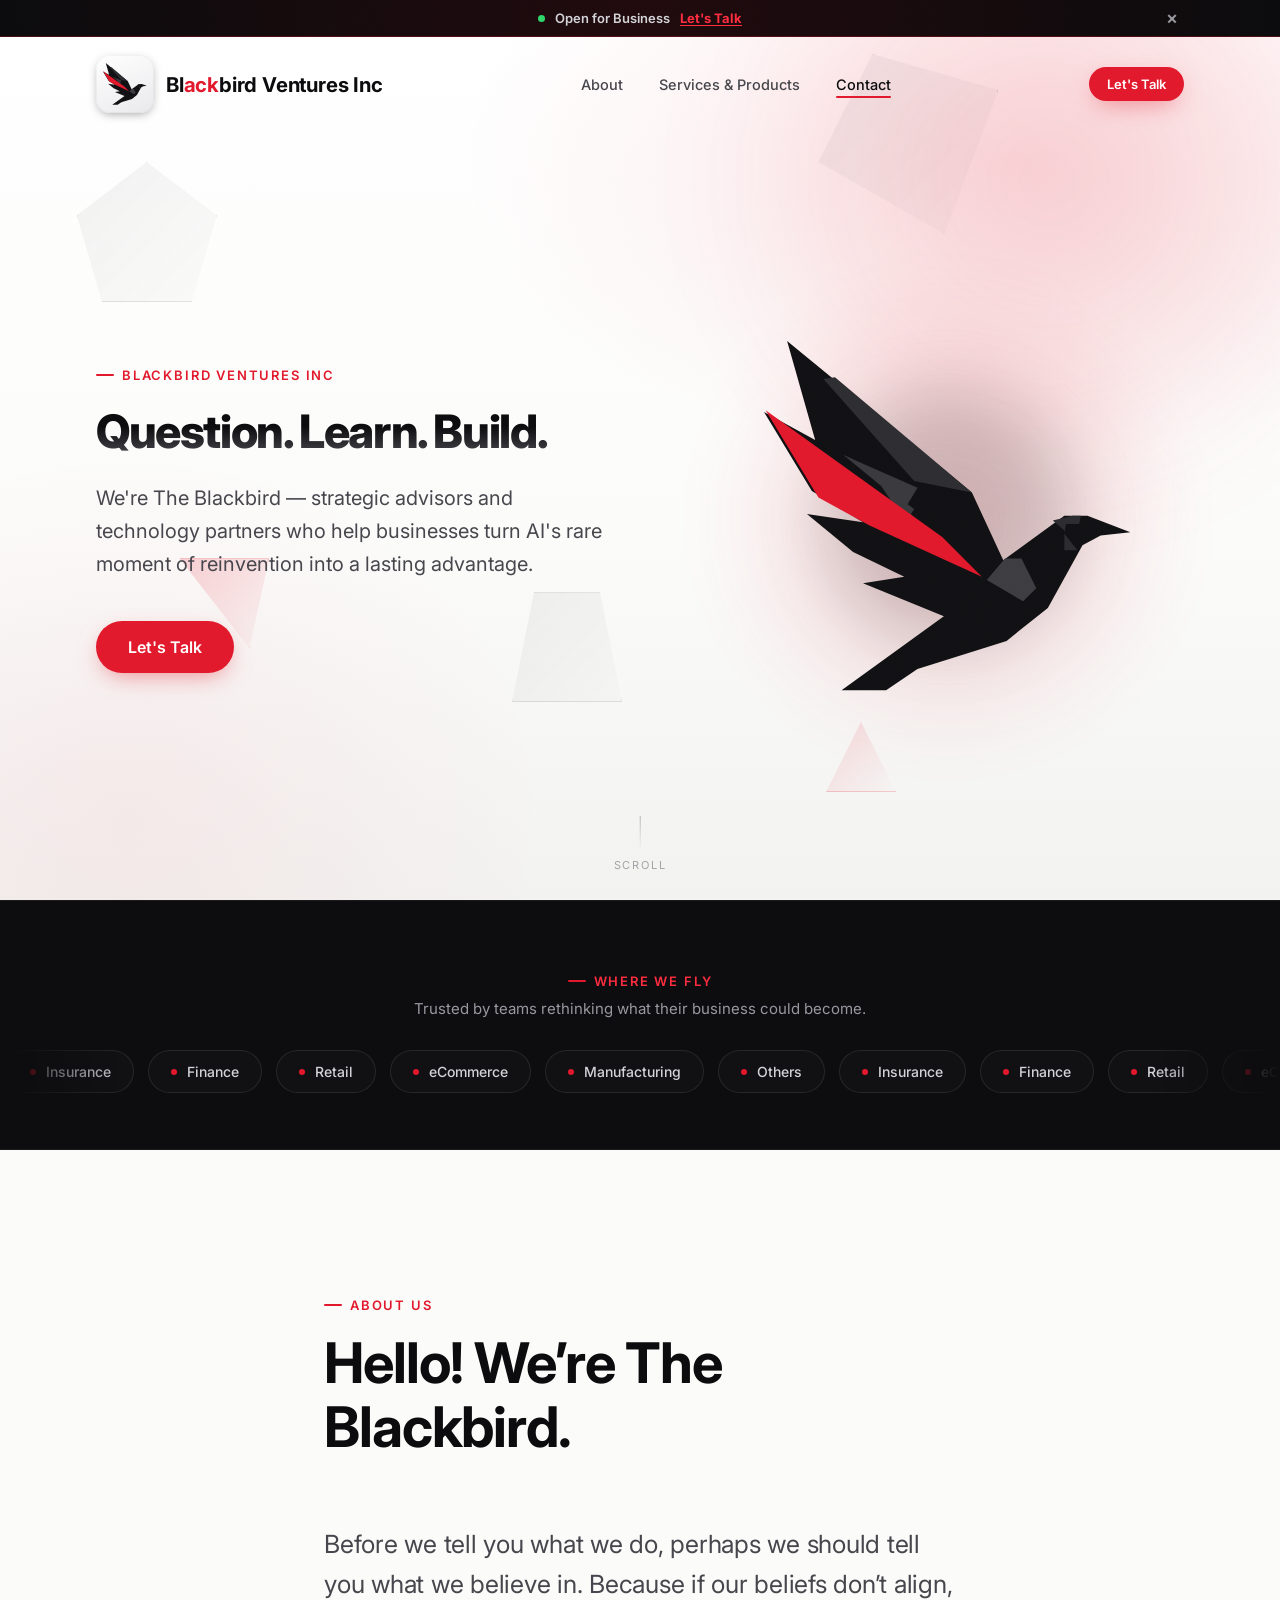
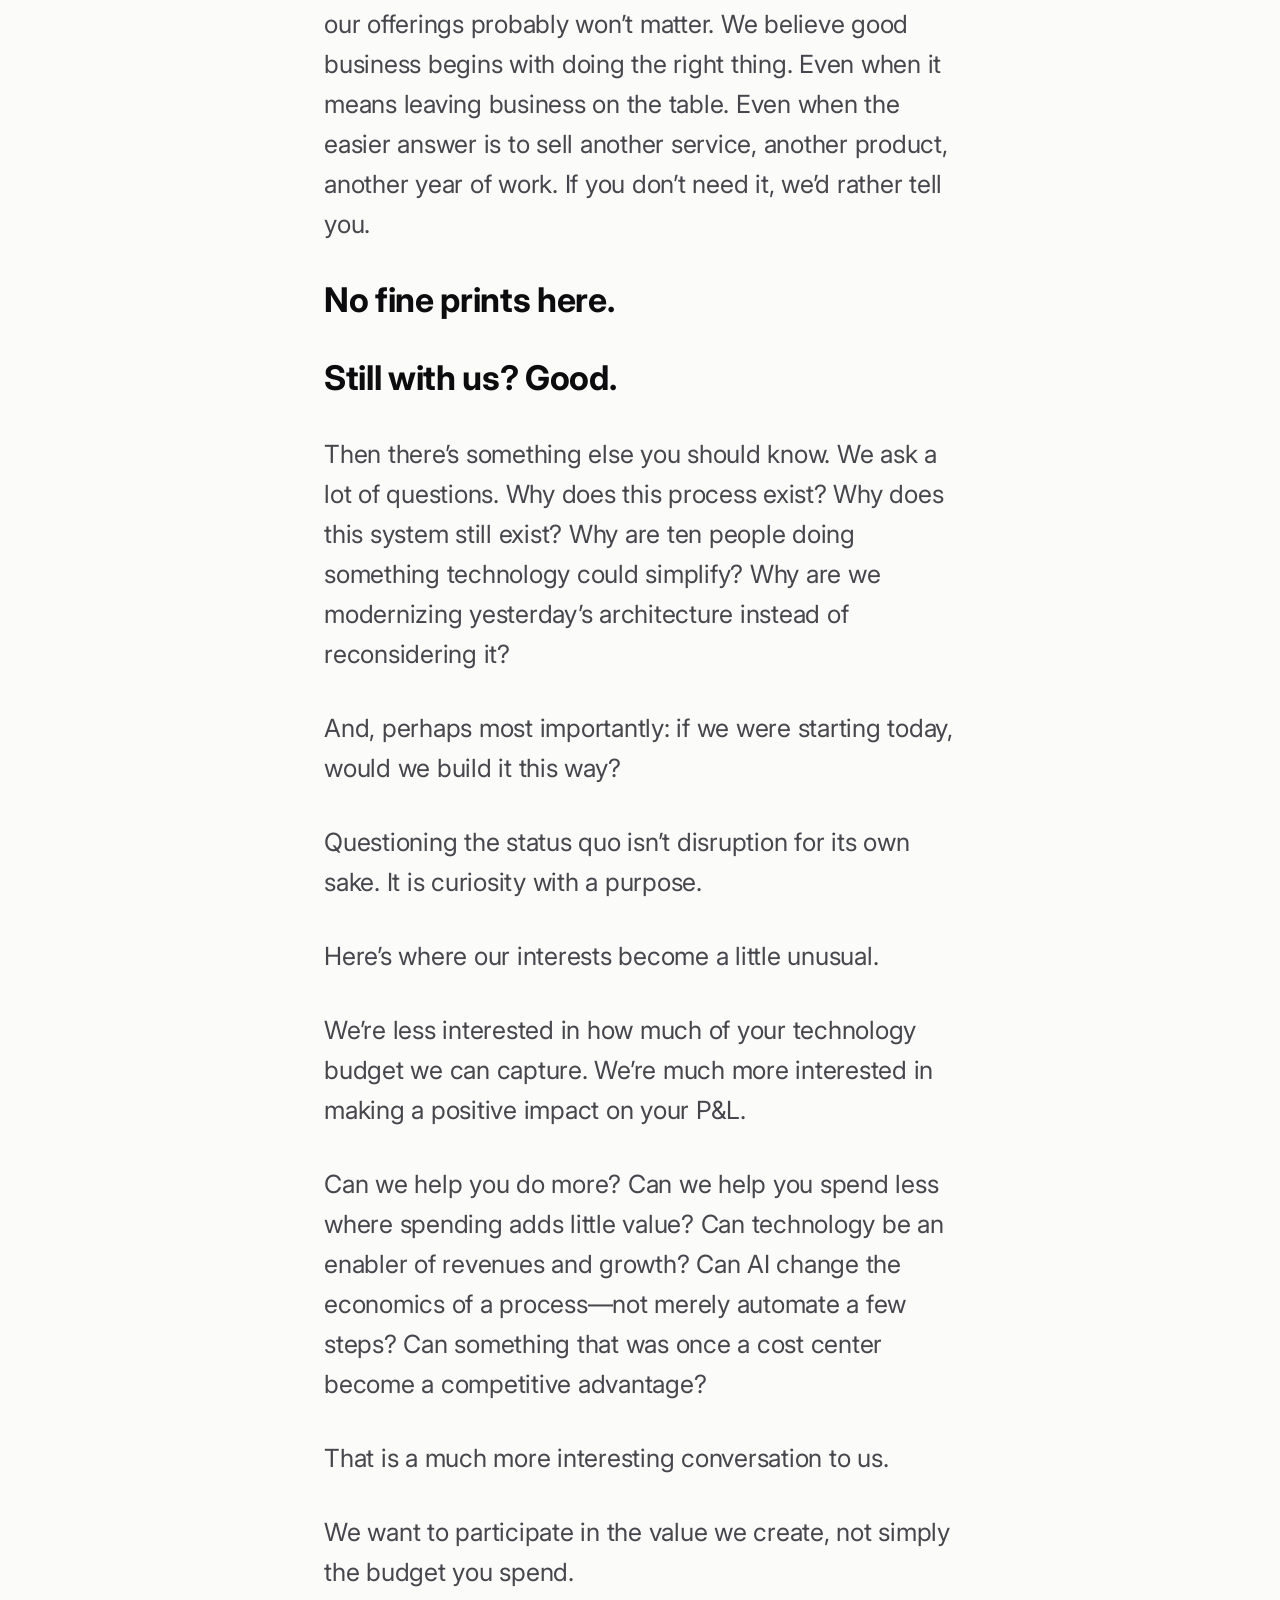
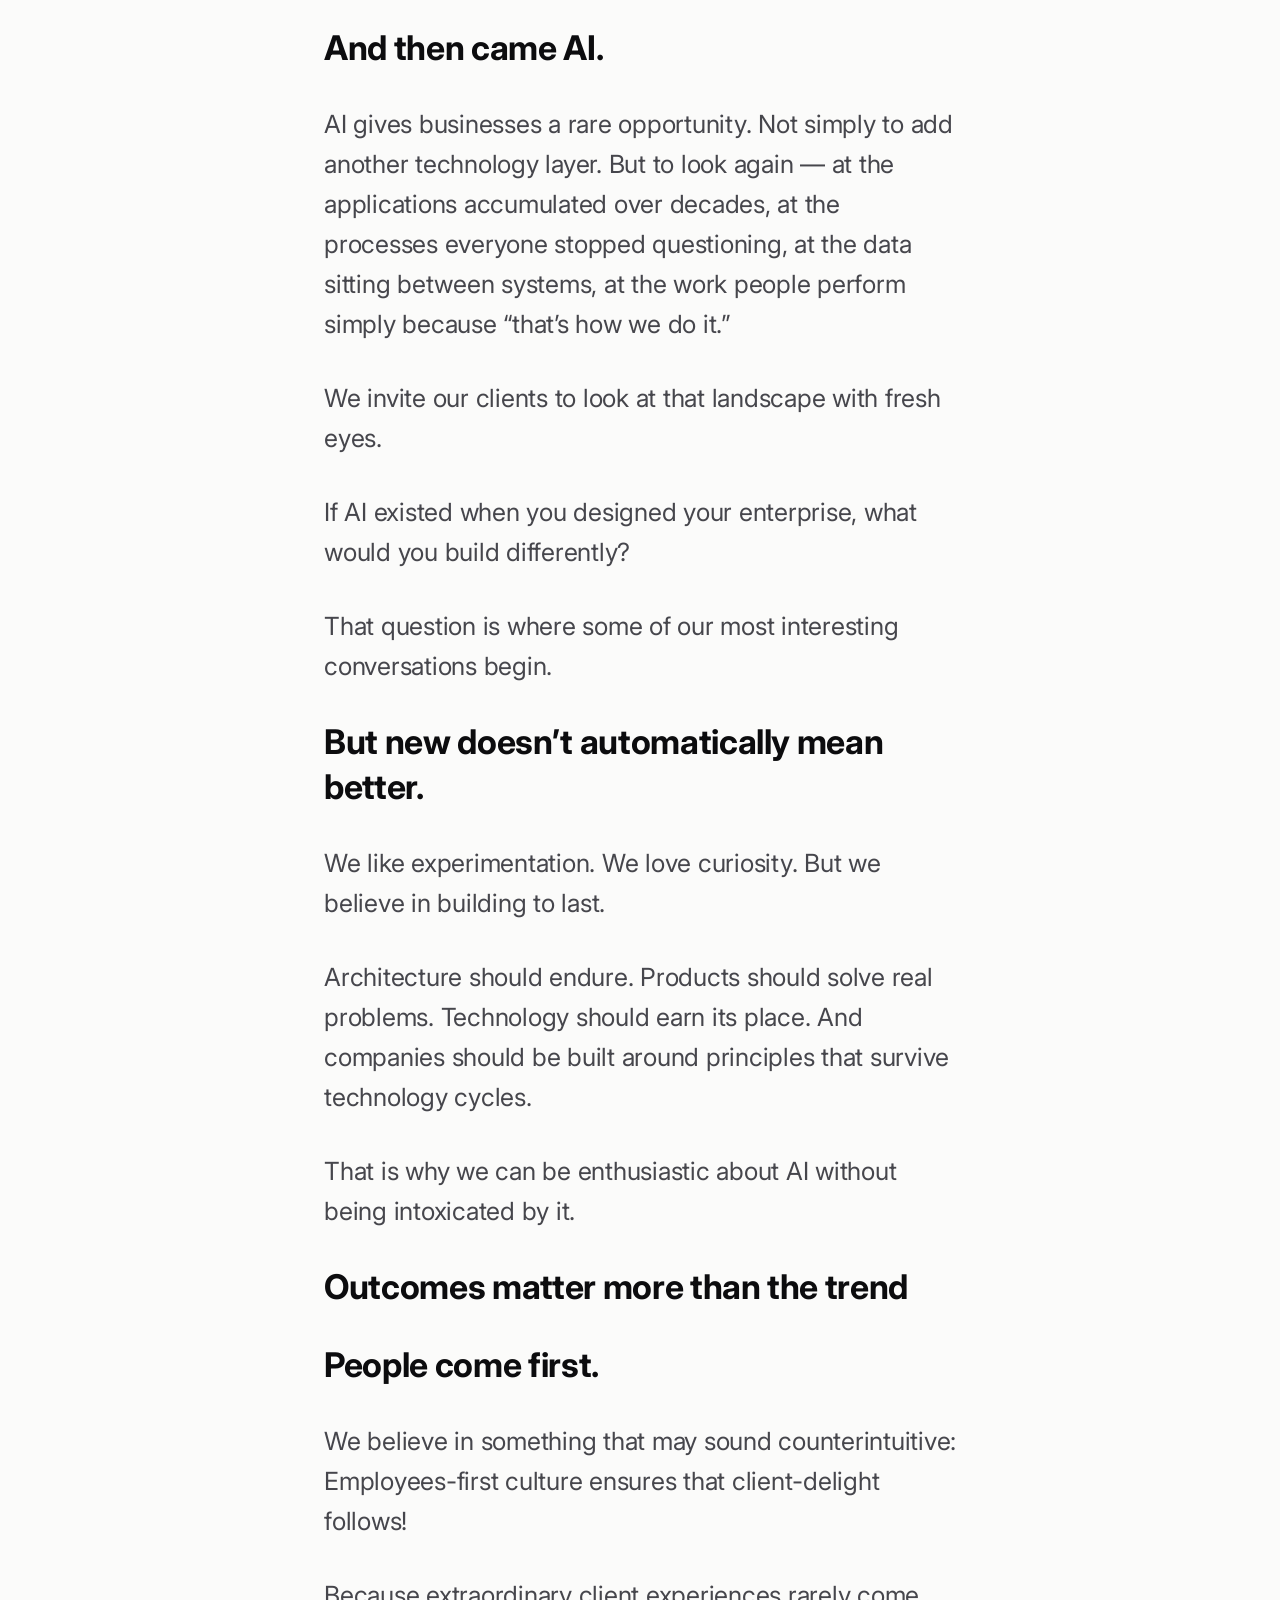
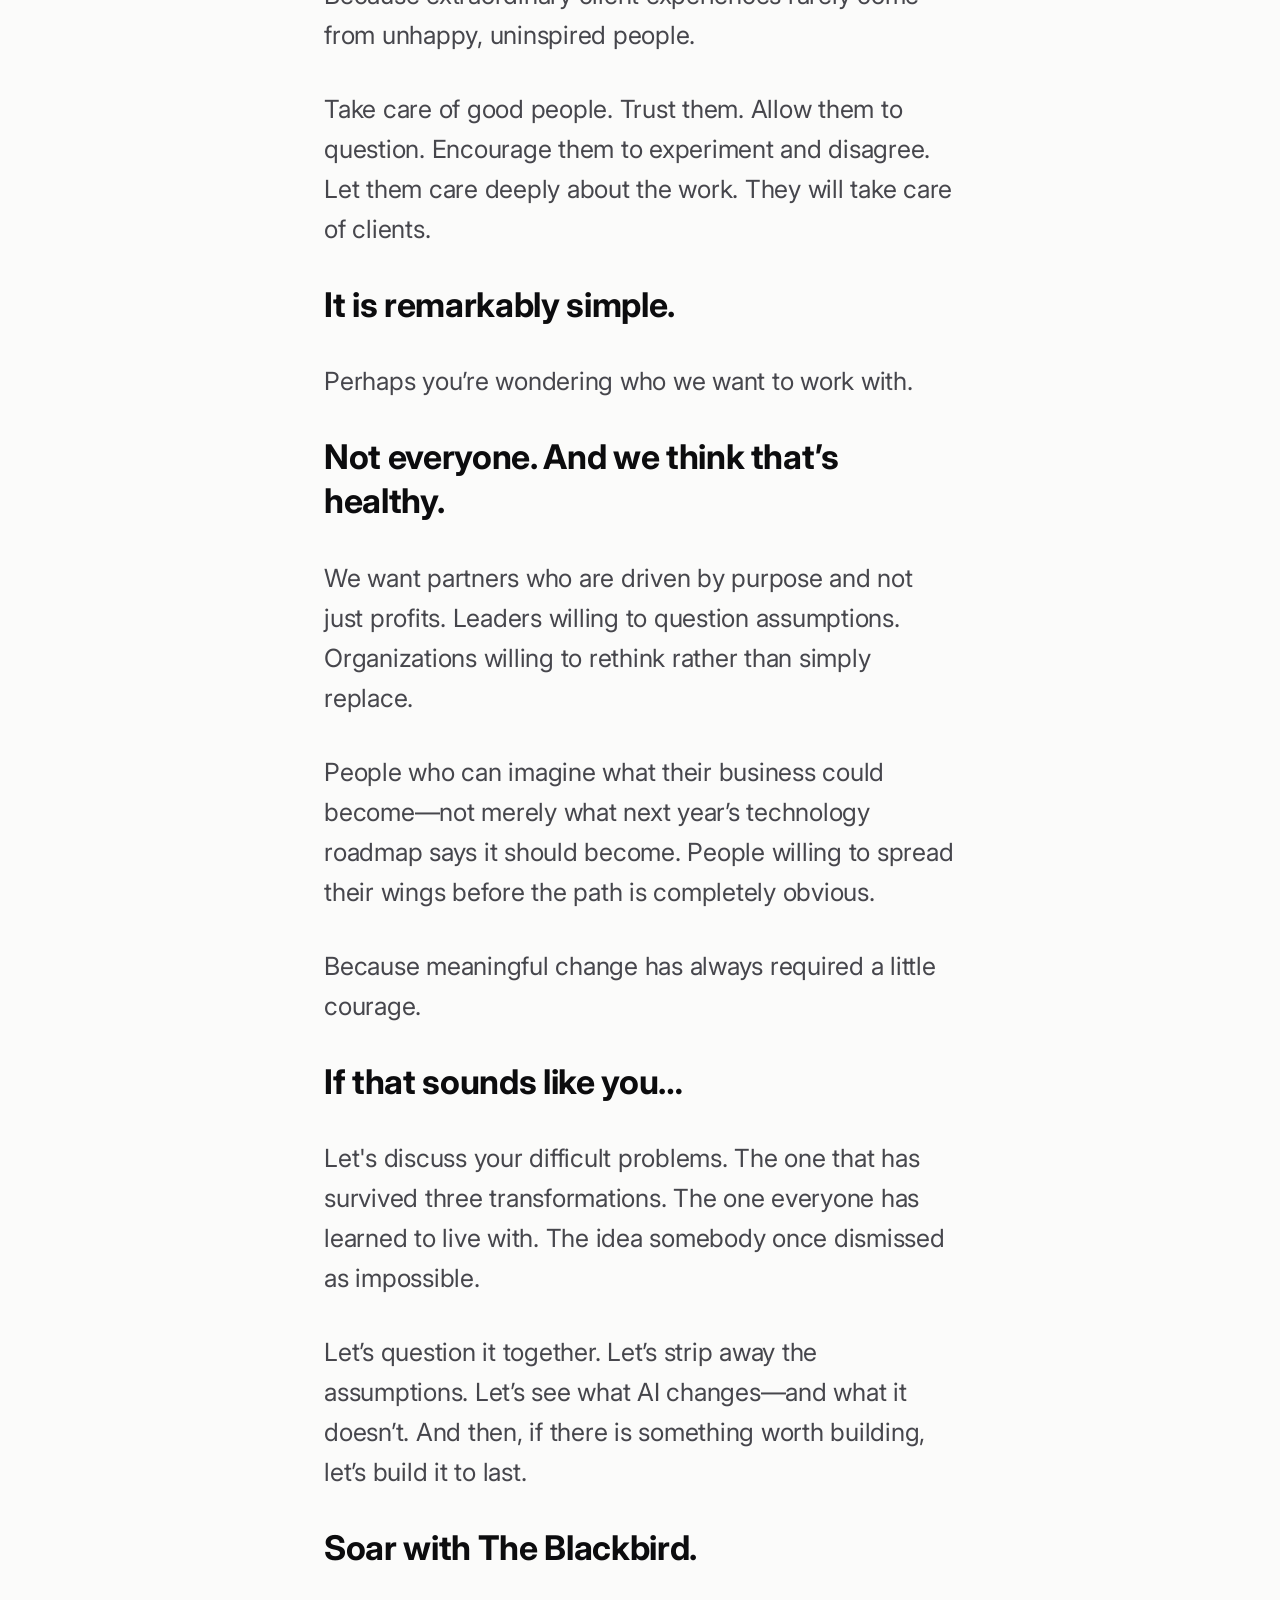
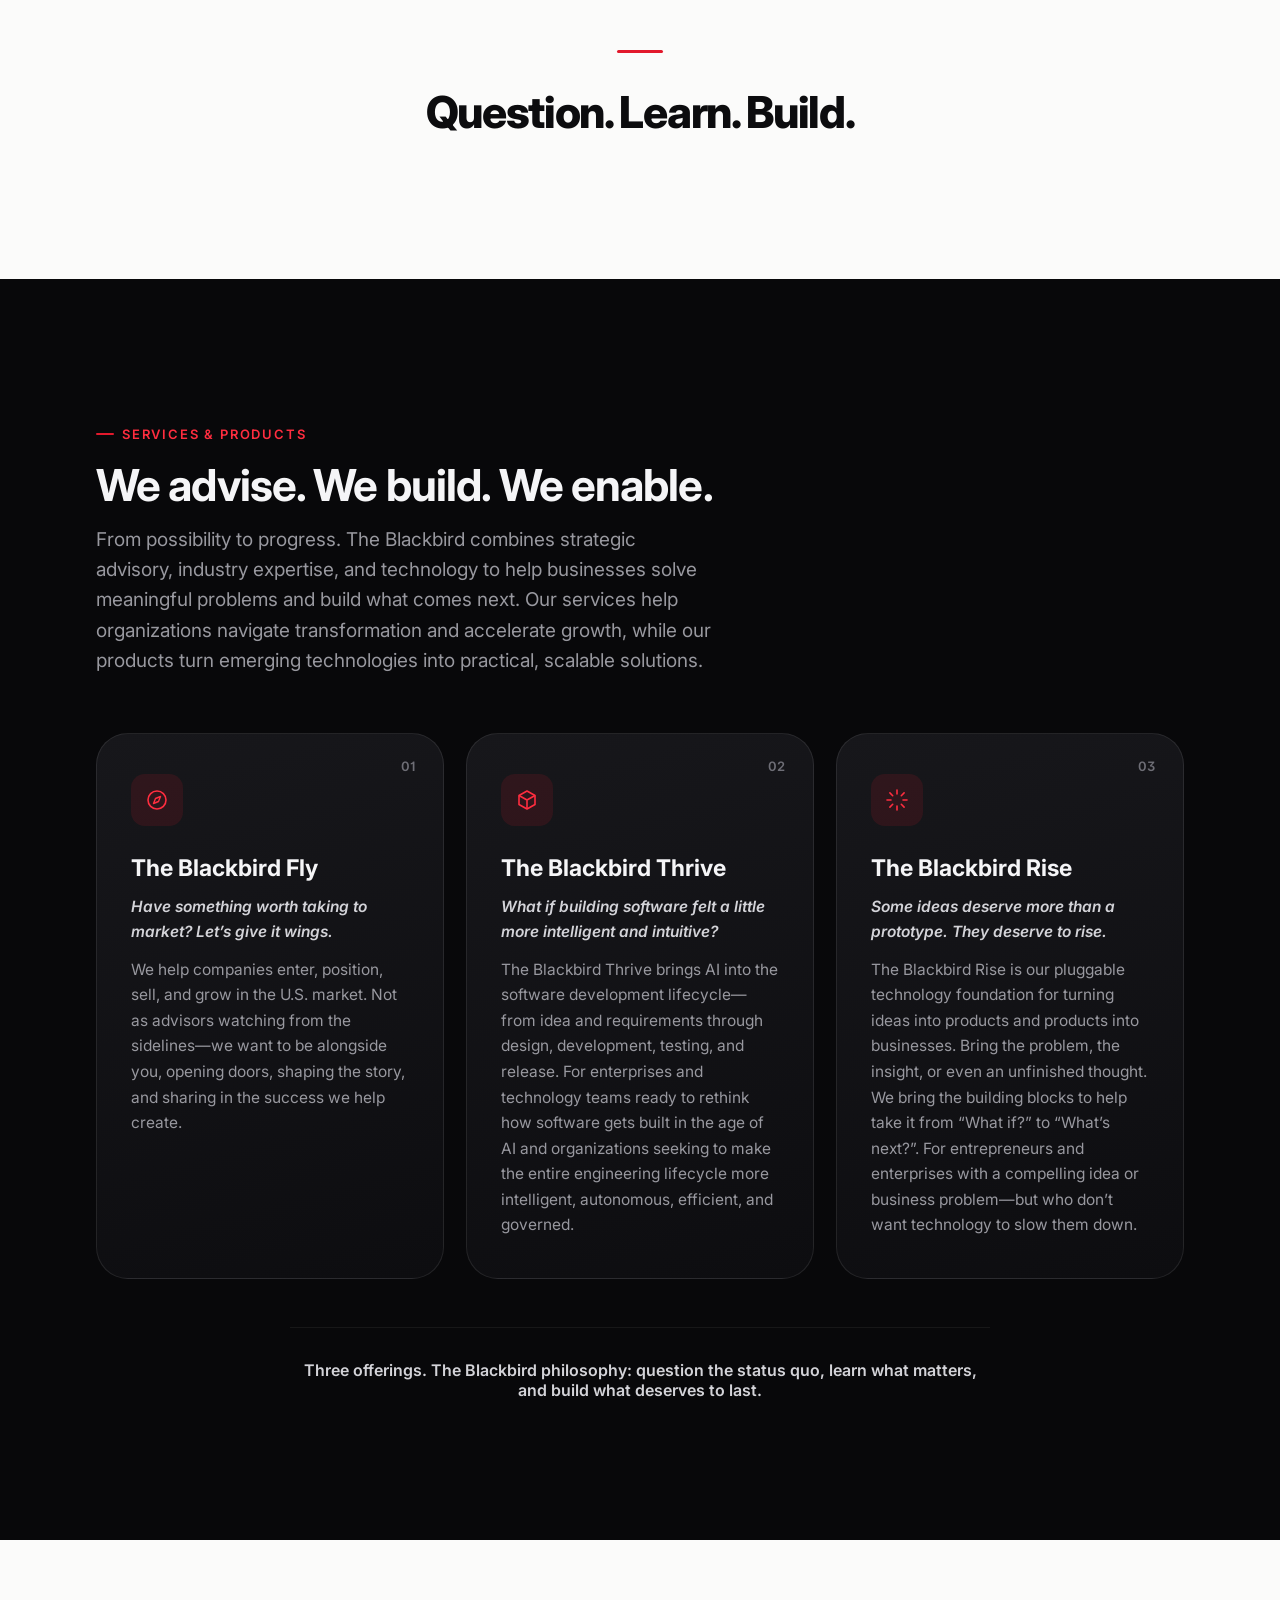
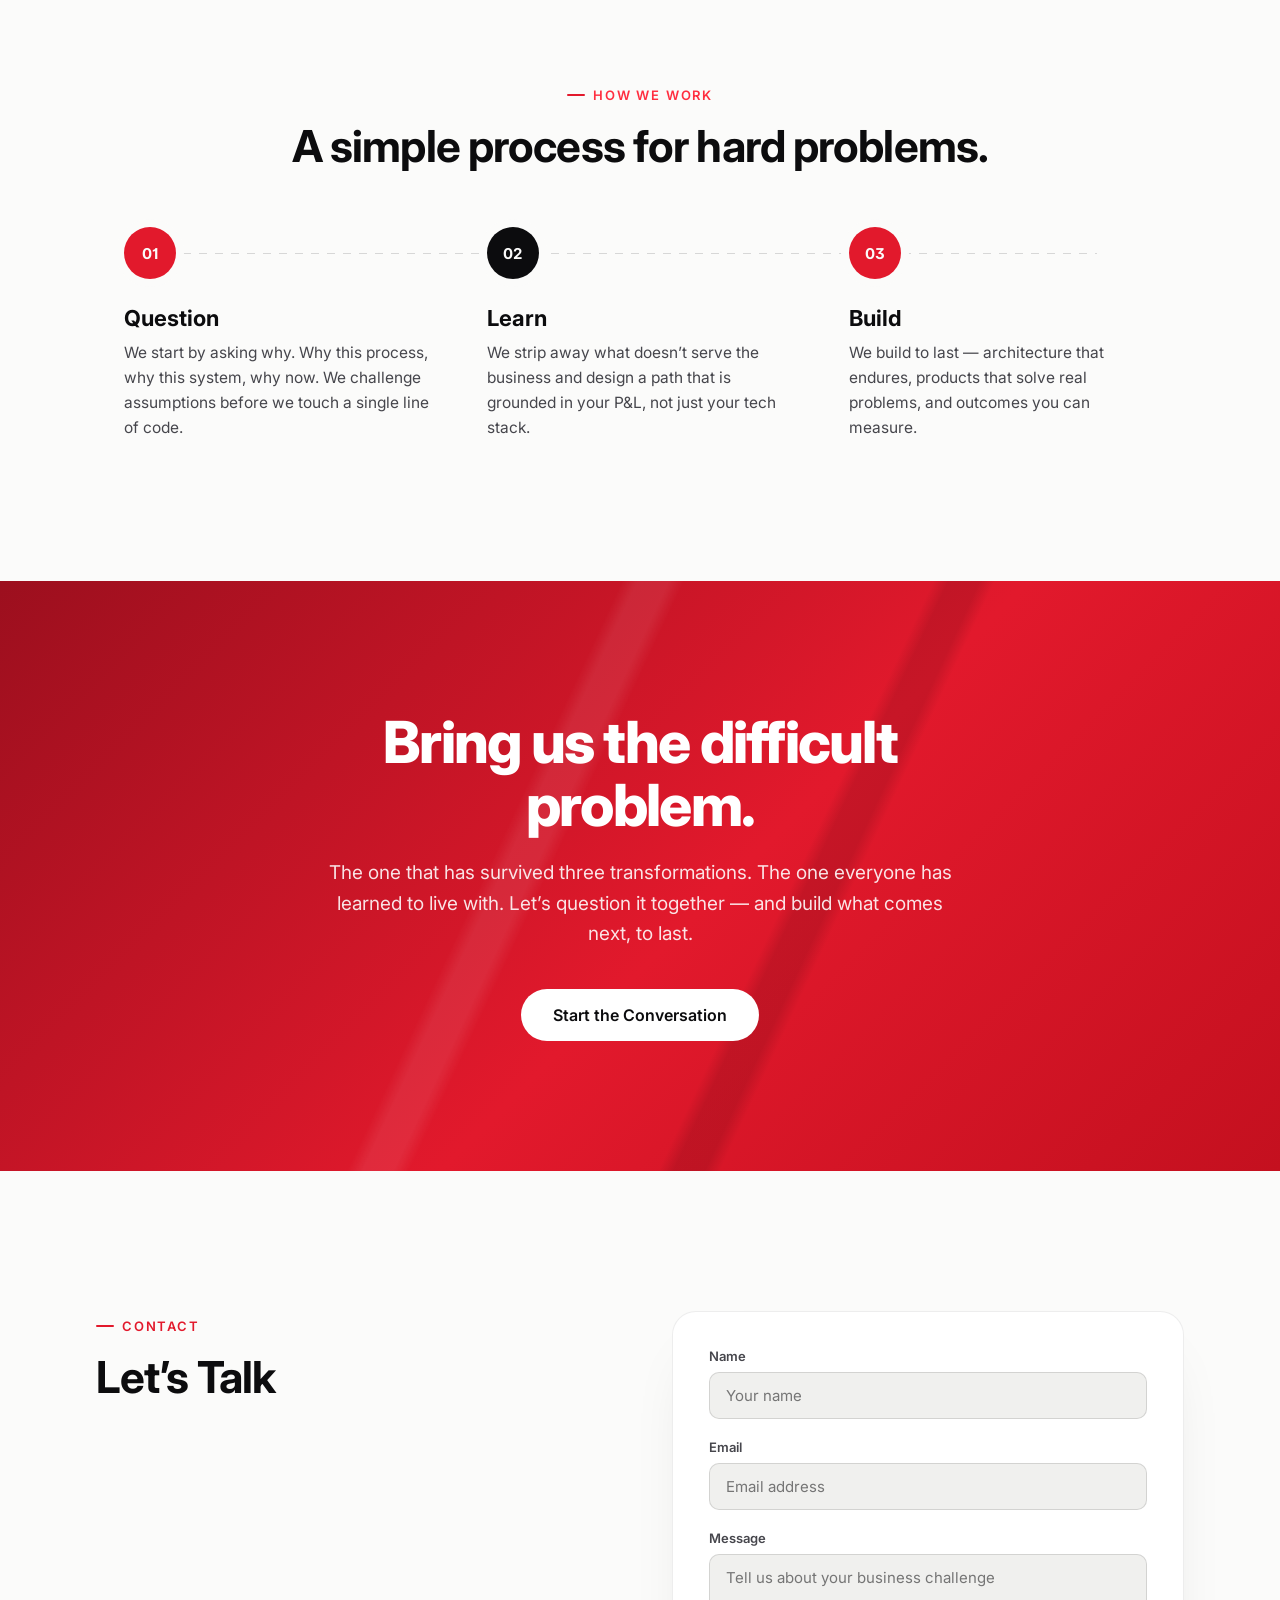
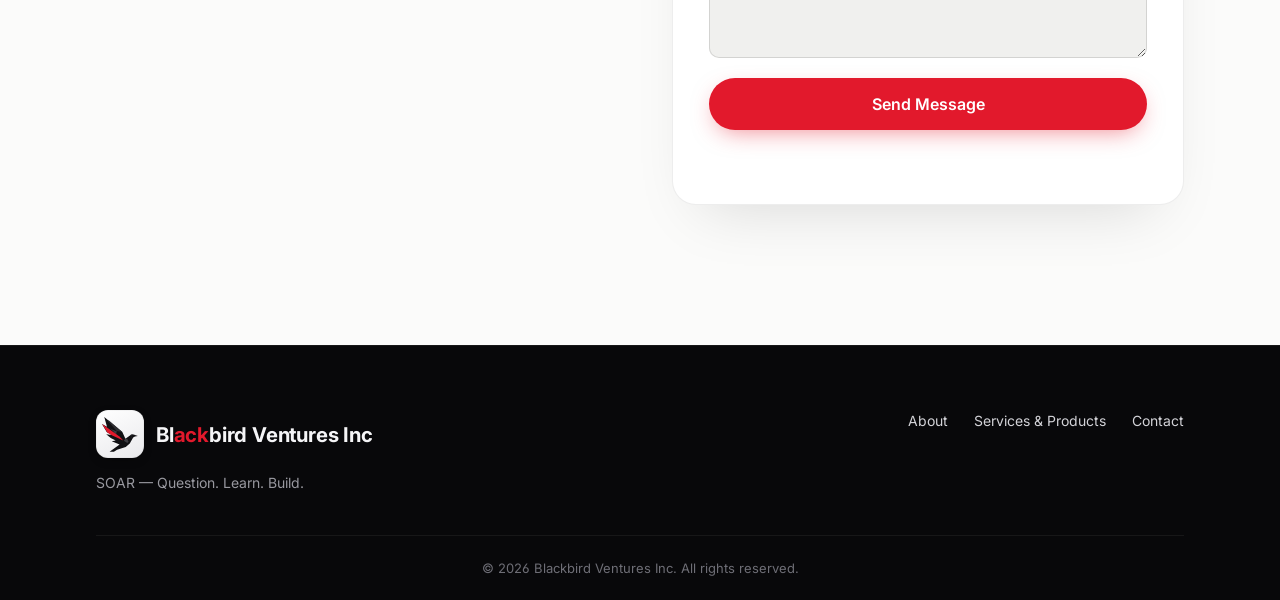
<file: index.html>
<!DOCTYPE html>
<html lang="en">
<head>
<meta charset="UTF-8" />
<meta name="viewport" content="width=device-width, initial-scale=1.0" />
<title>Blackbird Ventures Inc &mdash; Question. Learn. Build.</title>
<meta name="description" content="Blackbird combines strategic advisory, industry expertise, and technology to help businesses solve meaningful problems and build what comes next." />
<meta name="theme-color" content="#fbfbfa" />
<meta property="og:title" content="Blackbird Ventures Inc — Question. Learn. Build." />
<meta property="og:description" content="Blackbird combines strategic advisory, industry expertise, and technology to help businesses solve meaningful problems and build what comes next." />
<meta property="og:type" content="website" />
<meta name="twitter:card" content="summary" />
<link rel="icon" type="image/svg+xml" href="assets/logo-mark.svg" />
<link rel="icon" type="image/png" href="assets/logo-mark.png" />
<link rel="apple-touch-icon" href="assets/logo-mark.png" />
<link rel="preconnect" href="https://fonts.googleapis.com" />
<link rel="preconnect" href="https://fonts.gstatic.com" crossorigin />
<link href="https://fonts.googleapis.com/css2?family=Inter:wght@400;500;600;700;800&display=swap" rel="stylesheet" />
<link rel="stylesheet" href="css/styles.css" />
</head>
<body>
<a class="skip-link" href="#main">Skip to content</a>

<div class="noise-overlay" aria-hidden="true"></div>

<!-- ============ ANNOUNCEMENT BANNER ============ -->
<div class="announcement-bar" id="announcement-bar">
  <div class="container announcement-inner">
    <span class="announcement-dot" aria-hidden="true"></span>
    <span data-bind="banner.text">Open for Business</span>
    <a class="announcement-link" data-bind="banner.ctaLabel" data-bind-attr="href:banner.ctaHref" href="#contact">Let's Talk</a>
    <button class="announcement-close" id="announcement-close" type="button" aria-label="Dismiss announcement">&times;</button>
  </div>
</div>

<!-- ============ HEADER ============ -->
<header class="site-header" id="site-header">
  <div class="container header-inner">
    <a class="brand" href="#top" aria-label="theblackbird.ai home">
      <span class="logo-chip">
        <img src="assets/logo-mark.svg" alt="" class="brand-mark" width="44" height="42" />
      </span>
      <span class="brand-word">Bl<span class="accent">ack</span>bird Ventures Inc</span>
    </a>

    <nav class="main-nav" aria-label="Primary">
      <ul class="nav-list" id="nav-list"></ul>
    </nav>

    <div class="header-actions">
      <a class="btn btn-primary btn-sm" data-bind="nav.ctaLabel" data-bind-attr="href:nav.ctaHref" href="#contact">Let's Talk</a>
      <button class="nav-toggle" id="nav-toggle" type="button" aria-label="Open menu" aria-expanded="false" aria-controls="mobile-nav">
        <span></span><span></span><span></span>
      </button>
    </div>
  </div>

  <div class="mobile-nav" id="mobile-nav">
    <ul class="mobile-nav-list" id="mobile-nav-list"></ul>
    <a class="btn btn-primary btn-lg" data-bind="nav.ctaLabel" data-bind-attr="href:nav.ctaHref" href="#contact">Let's Talk</a>
  </div>
</header>

<main id="main">

  <!-- ============ HERO ============ -->
  <section class="hero" id="top">
    <div class="hero-glow" aria-hidden="true"></div>
    <div class="hero-shards" aria-hidden="true">
      <span class="shard shard-1"></span>
      <span class="shard shard-2"></span>
      <span class="shard shard-3"></span>
      <span class="shard shard-4"></span>
      <span class="shard shard-5"></span>
    </div>

    <div class="container hero-inner">
      <div class="hero-copy reveal">
        <p class="eyebrow" data-bind="hero.eyebrow">Blackbird Ventures Inc</p>
        <h1 class="hero-heading" data-bind="hero.heading">Question. Learn. Build.</h1>
        <p class="hero-sub" data-bind="hero.subheading">
          We're The Blackbird &mdash; strategic advisors and technology partners who help
          businesses turn AI's rare moment of reinvention into a lasting advantage.
        </p>
        <div class="hero-ctas">
          <a class="btn btn-primary btn-lg" data-bind="hero.primaryCtaLabel" data-bind-attr="href:hero.primaryCtaHref" href="#contact">Let's Talk</a>
        </div>
      </div>

      <div class="hero-visual reveal">
        <div class="hero-visual-glow" aria-hidden="true"></div>
        <div class="hero-logo-plate">
          <img src="assets/logo-mark.svg" alt="Blackbird logo mark" class="hero-logo" width="223" height="213" />
        </div>
      </div>
    </div>

    <div class="scroll-cue" aria-hidden="true">
      <span></span>
      <p>Scroll</p>
    </div>
  </section>

  <!-- ============ INDUSTRIES / SOCIAL PROOF ============ -->
  <section class="industries" id="industries">
    <div class="container">
      <p class="eyebrow eyebrow-center" data-bind="industries.heading">Where We Fly</p>
      <p class="industries-sub" data-bind="industries.subheading">Trusted by teams rethinking what their business could become.</p>
    </div>
    <div class="marquee">
      <div class="marquee-track" id="industries-track"></div>
      <div class="marquee-track" id="industries-track-2" aria-hidden="true"></div>
    </div>
  </section>

  <!-- ============ ABOUT ============ -->
  <section class="about" id="about">
    <div class="container about-inner">
      <p class="eyebrow" data-bind="about.eyebrow">About Us</p>
      <h2 class="section-heading" data-bind="about.heading">Hello. We&rsquo;re The Blackbird.</h2>
      <div class="about-copy" id="about-copy"></div>
      <p class="about-closing" data-bind="about.closingLine">Question. Learn. Build.</p>
    </div>
  </section>

  <!-- ============ SERVICES ============ -->
  <section class="services" id="services">
    <div class="container">
      <div class="section-head">
        <p class="eyebrow" data-bind="services.eyebrow">Services &amp; Products</p>
        <h2 class="section-heading" data-bind="services.heading">We advise. We build. We enable.</h2>
        <p class="section-sub" data-bind="services.subheading">From possibility to progress.</p>
      </div>
      <div class="bento-grid" id="pillars-grid"></div>
      <p class="services-closing" data-bind="services.closingLine">Three offerings. One Blackbird philosophy.</p>
    </div>
  </section>

  <!-- ============ HOW WE WORK ============ -->
  <section class="timeline-section" id="how-it-works">
    <div class="container">
      <div class="section-head">
        <p class="eyebrow" data-bind="timeline.eyebrow">How We Work</p>
        <h2 class="section-heading" data-bind="timeline.heading">A simple process for hard problems.</h2>
      </div>
      <div class="timeline" id="timeline-list"></div>
    </div>
  </section>

  <!-- ============ CLOSING CTA ============ -->
  <section class="closing-cta">
    <div class="closing-shards" aria-hidden="true"></div>
    <div class="container closing-inner">
      <h2 class="closing-heading" data-bind="closing.heading">Bring us the difficult problem.</h2>
      <p class="closing-sub" data-bind="closing.subheading">The one that has survived three transformations.</p>
      <a class="btn btn-invert btn-lg" data-bind="closing.ctaLabel" data-bind-attr="href:closing.ctaHref" href="#contact">Start the Conversation</a>
    </div>
  </section>

  <!-- ============ CONTACT ============ -->
  <section class="contact" id="contact">
    <div class="container contact-inner">
      <div class="contact-info reveal">
        <p class="eyebrow" data-bind="contact.eyebrow">Contact</p>
        <h2 class="section-heading" data-bind="contact.heading">Let&rsquo;s Talk</h2>
      </div>

      <form class="contact-form reveal" id="contact-form">
        <input class="hp" type="checkbox" name="botcheck" tabindex="-1" autocomplete="off" aria-hidden="true" />
        <div class="field">
          <label for="cf-name">Name</label>
          <input type="text" id="cf-name" name="name" autocomplete="name" maxlength="120" required data-bind-attr="placeholder:contact.formNamePlaceholder" placeholder="Your name" />
        </div>
        <div class="field">
          <label for="cf-email">Email</label>
          <input type="email" id="cf-email" name="email" autocomplete="email" inputmode="email" maxlength="254" required data-bind-attr="placeholder:contact.formEmailPlaceholder" placeholder="Email address" />
        </div>
        <div class="field">
          <label for="cf-message">Message</label>
          <textarea id="cf-message" name="message" rows="4" maxlength="4000" required data-bind-attr="placeholder:contact.formMessagePlaceholder" placeholder="Tell us about your business challenge"></textarea>
        </div>
        <button type="submit" class="btn btn-primary btn-lg btn-block" id="contact-submit">
          <span data-bind="contact.ctaLabel">Send Message</span>
        </button>
        <p class="form-note" id="form-note" role="status" aria-live="polite"></p>
      </form>
    </div>
  </section>

</main>

<!-- ============ FOOTER ============ -->
<footer class="site-footer">
  <div class="container footer-inner">
    <div class="footer-brand">
      <a class="brand" href="#top" aria-label="theblackbird.ai home">
        <span class="logo-chip logo-chip-sm">
          <img src="assets/logo-mark.svg" alt="" class="brand-mark" width="36" height="34" />
        </span>
        <span class="brand-word">Bl<span class="accent">ack</span>bird Ventures Inc</span>
      </a>
      <p class="footer-tagline"><span data-bind="footer.tagline">SOAR</span> &mdash; <span data-bind="footer.description">Question. Learn. Build.</span></p>
    </div>
    <ul class="footer-links" id="footer-links"></ul>
  </div>
  <div class="container">
    <p class="footer-copyright" data-bind="footer.copyright">&copy; 2026 Blackbird Ventures Inc. All rights reserved.</p>
  </div>
</footer>

<script src="js/content.js"></script>
<script src="js/main.js"></script>
</body>
</html>
</file>
<file: css/styles.css>
/* ==========================================================================
   theblackbird.ai — Stylesheet
   Design language: dark obsidian + crimson accent + off-white, inspired by
   the faceted Blackbird logo. Apple-style pacing: generous whitespace,
   large type, alternating light/dark sections, subtle motion.
   ========================================================================== */

/* ---------- Reset ---------- */
*, *::before, *::after { box-sizing: border-box; }
html { scroll-behavior: smooth; }
body, h1, h2, h3, h4, p, figure, blockquote, ul, ol, dl, dd { margin: 0; }
ul, ol { padding: 0; list-style: none; }
img, svg { display: block; max-width: 100%; }
a { color: inherit; text-decoration: none; }
button, input, textarea { font: inherit; color: inherit; }
button { cursor: pointer; background: none; border: none; }

/* ---------- Design tokens ---------- */
:root {
  --c-black: #08080a;
  --c-black-soft: #0d0d10;
  --c-charcoal: #17171b;
  --c-line: rgba(255, 255, 255, 0.09);
  --c-line-soft: rgba(255, 255, 255, 0.06);
  --c-white: #f5f5f7;
  --c-white-dim: #d3d3d8;
  --c-muted: #98989f;
  --c-muted-dark: #6e6e76;
  --c-red: #e2192c;
  --c-red-bright: #ff2d3f;
  --c-red-dark: #9c0f1e;
  --c-paper: #fbfbfa;
  --c-paper-dim: #f0f0ee;
  --c-ink: #0c0c0e;
  --c-ink-soft: #46464c;

  --radius-xl: 32px;
  --radius-lg: 24px;
  --radius-sm: 10px;
  --radius-pill: 999px;

  --container: 1216px;
  --gutter: clamp(20px, 5vw, 64px);

  --font: "Inter", -apple-system, BlinkMacSystemFont, "Segoe UI", Helvetica, Arial, sans-serif;

  --ease: cubic-bezier(0.22, 1, 0.36, 1);
  --dur-fast: 0.25s;
  --dur-med: 0.55s;
  --dur-slow: 0.9s;

  --banner-h: 0px;
}

/* ---------- Base ---------- */
html, body { height: 100%; }
body {
  font-family: var(--font);
  background: var(--c-black);
  color: var(--c-white);
  -webkit-font-smoothing: antialiased;
  -moz-osx-font-smoothing: grayscale;
  font-feature-settings: "ss01" on, "cv01" on;
  overflow-x: hidden;
}

.container {
  width: 100%;
  max-width: var(--container);
  margin-inline: auto;
  padding-inline: var(--gutter);
}

.skip-link {
  position: absolute;
  left: -999px;
  top: 0;
  background: var(--c-red);
  color: #fff;
  padding: 12px 20px;
  border-radius: 0 0 8px 0;
  z-index: 999;
}
.skip-link:focus { left: 0; }
:focus-visible { outline: 2px solid var(--c-red); outline-offset: 3px; }

.noise-overlay {
  position: fixed;
  inset: 0;
  pointer-events: none;
  z-index: 9999;
  opacity: 0.025;
  mix-blend-mode: overlay;
  background-image: url("data:image/svg+xml,%3Csvg xmlns='http://www.w3.org/2000/svg' width='120' height='120'%3E%3Cfilter id='n'%3E%3CfeTurbulence type='fractalNoise' baseFrequency='0.9' numOctaves='2' stitchTiles='stitch'/%3E%3C/filter%3E%3Crect width='100%25' height='100%25' filter='url(%23n)'/%3E%3C/svg%3E");
}

::selection { background: var(--c-red); color: #fff; }

/* ---------- Eyebrow / headings ---------- */
.eyebrow {
  display: inline-flex;
  align-items: center;
  gap: 8px;
  font-size: 13px;
  font-weight: 600;
  letter-spacing: 0.14em;
  text-transform: uppercase;
  color: var(--c-red-bright);
  margin-bottom: 18px;
}
.eyebrow::before {
  content: "";
  width: 18px;
  height: 2px;
  background: var(--c-red);
  border-radius: 2px;
}
.eyebrow-center { justify-content: center; width: 100%; display: flex; }
.about .eyebrow, .contact-info .eyebrow { color: var(--c-red); }

.section-heading {
  font-size: clamp(28px, 4vw, 44px);
  font-weight: 700;
  letter-spacing: -0.02em;
  line-height: 1.15;
}
.section-sub {
  margin-top: 14px;
  font-size: clamp(16px, 1.6vw, 19px);
  color: var(--c-muted);
  max-width: 620px;
  line-height: 1.6;
}
.section-head { margin-bottom: 56px; }

/* ---------- Buttons ---------- */
.btn {
  display: inline-flex;
  align-items: center;
  justify-content: center;
  gap: 8px;
  font-weight: 600;
  font-size: 15px;
  border-radius: var(--radius-pill);
  padding: 14px 28px;
  transition: transform var(--dur-fast) var(--ease), box-shadow var(--dur-fast) var(--ease), background var(--dur-fast) var(--ease), color var(--dur-fast) var(--ease), border-color var(--dur-fast) var(--ease);
  white-space: nowrap;
}
.btn:active { transform: scale(0.97); }

.btn-primary {
  background: var(--c-red);
  color: #fff;
  box-shadow: 0 8px 24px -8px rgba(226, 25, 44, 0.55);
}
.btn-primary:hover { background: var(--c-red-bright); box-shadow: 0 10px 30px -6px rgba(255, 45, 63, 0.65); transform: translateY(-2px); }

.btn-invert {
  background: #fff;
  color: var(--c-ink);
}
.btn-invert:hover { background: var(--c-ink); color: #fff; transform: translateY(-2px); }

.btn-sm { padding: 9px 18px; font-size: 13px; }
.btn-lg { padding: 16px 32px; font-size: 16px; }
.btn-block { width: 100%; }
.btn:disabled,
.btn:disabled:hover {
  opacity: 0.65;
  cursor: not-allowed;
  transform: none;
}

/* ---------- Announcement banner ---------- */
.announcement-bar {
  position: fixed;
  inset-inline: 0;
  top: 0;
  z-index: 600;
  background: linear-gradient(90deg, #0b0b0d, #200a0d 50%, #0b0b0d);
  border-bottom: 1px solid rgba(226, 25, 44, 0.3);
  transition: transform var(--dur-med) var(--ease), opacity var(--dur-med) var(--ease);
}
.announcement-bar.hidden { transform: translateY(-100%); opacity: 0; pointer-events: none; }
.announcement-inner {
  position: relative;
  display: flex;
  align-items: center;
  justify-content: center;
  gap: 10px;
  padding: 10px var(--gutter);
  font-size: 13px;
  font-weight: 600;
  color: var(--c-white-dim);
  text-align: center;
}
.announcement-dot {
  width: 7px;
  height: 7px;
  border-radius: 50%;
  background: #2fd66a;
  box-shadow: 0 0 0 0 rgba(47, 214, 106, 0.6);
  animation: announcement-pulse 2.2s ease-out infinite;
  flex-shrink: 0;
}
@keyframes announcement-pulse {
  0% { box-shadow: 0 0 0 0 rgba(47, 214, 106, 0.55); }
  70% { box-shadow: 0 0 0 7px rgba(47, 214, 106, 0); }
  100% { box-shadow: 0 0 0 0 rgba(47, 214, 106, 0); }
}
.announcement-link {
  color: var(--c-red-bright);
  font-weight: 700;
  text-decoration: underline;
  text-underline-offset: 2px;
  transition: color var(--dur-fast) var(--ease);
}
.announcement-link:hover { color: #fff; }
.announcement-close {
  position: absolute;
  right: var(--gutter);
  top: 50%;
  transform: translateY(-50%);
  font-size: 18px;
  line-height: 1;
  color: var(--c-muted);
  padding: 2px 6px;
  transition: color var(--dur-fast) var(--ease);
}
.announcement-close:hover { color: #fff; }

/* ---------- Header ---------- */
.site-header {
  position: fixed;
  inset-inline: 0;
  top: var(--banner-h);
  z-index: 500;
  padding-block: 18px;
  transition: padding var(--dur-fast) var(--ease), background var(--dur-fast) var(--ease), border-color var(--dur-fast) var(--ease), top var(--dur-med) var(--ease);
  border-bottom: 1px solid transparent;
}
.site-header.scrolled {
  padding-block: 12px;
  background: rgba(8, 8, 10, 0.72);
  backdrop-filter: blur(18px) saturate(160%);
  -webkit-backdrop-filter: blur(18px) saturate(160%);
  border-bottom: 1px solid var(--c-line-soft);
}
/* Header sits transparently over the (now white) hero until scrolled — flip text to dark. */
.site-header:not(.scrolled) .brand-word,
.site-header:not(.scrolled) .nav-list li a,
.site-header:not(.scrolled) .nav-list li a.active {
  color: var(--c-ink);
}
.site-header:not(.scrolled) .brand-word .brand-tld { color: var(--c-ink-soft); }
.site-header:not(.scrolled) .nav-list li a { color: var(--c-ink-soft); }
.site-header:not(.scrolled) .nav-list li a:hover { color: var(--c-ink); background: rgba(10,10,12,0.05); }
.site-header:not(.scrolled) .nav-toggle span { background: var(--c-ink); }
.header-inner { display: flex; align-items: center; justify-content: space-between; gap: 24px; }

.brand { display: flex; align-items: center; gap: 12px; }
.logo-chip {
  display: inline-flex;
  align-items: center;
  justify-content: center;
  width: 58px;
  height: 58px;
  flex-shrink: 0;
  background: linear-gradient(155deg, #ffffff, #e9e9ec);
  border-radius: 14px;
  padding: 7px;
  box-shadow: 0 3px 10px -2px rgba(0,0,0,0.35), inset 0 0 0 1px rgba(0,0,0,0.04);
}
.logo-chip-sm { width: 48px; height: 48px; border-radius: 12px; padding: 6px; }
.brand-mark { width: 100%; height: 100%; object-fit: contain; display: block; }
.brand-word { font-weight: 700; font-size: 20.4px; letter-spacing: -0.01em; }
.brand-word .accent { color: var(--c-red); }
.brand-word .brand-tld { color: var(--c-muted); font-weight: 500; }

.main-nav { display: flex; }
.nav-list { display: flex; gap: 4px; }
.nav-list li a {
  display: inline-block;
  padding: 9px 16px;
  font-size: 14.5px;
  font-weight: 500;
  color: var(--c-white-dim);
  border-radius: var(--radius-pill);
  transition: color var(--dur-fast) var(--ease), background var(--dur-fast) var(--ease);
  position: relative;
}
.nav-list li a:hover { color: #fff; background: rgba(255,255,255,0.06); }
.nav-list li a.active { color: #fff; }
.nav-list li a.active::after {
  content: "";
  position: absolute;
  left: 16px; right: 16px; bottom: 4px;
  height: 2px;
  background: var(--c-red);
  border-radius: 2px;
}

.header-actions { display: flex; align-items: center; gap: 14px; }

.nav-toggle {
  display: none;
  flex-direction: column;
  gap: 5px;
  padding: 8px;
}
.nav-toggle span { width: 22px; height: 2px; background: #fff; border-radius: 2px; transition: transform var(--dur-fast) var(--ease), opacity var(--dur-fast) var(--ease); }
.nav-toggle[aria-expanded="true"] span:nth-child(1) { transform: translateY(7px) rotate(45deg); }
.nav-toggle[aria-expanded="true"] span:nth-child(2) { opacity: 0; }
.nav-toggle[aria-expanded="true"] span:nth-child(3) { transform: translateY(-7px) rotate(-45deg); }

.mobile-nav {
  position: fixed;
  inset: 0;
  top: 0;
  background: rgba(8,8,10,0.98);
  backdrop-filter: blur(20px);
  display: flex;
  flex-direction: column;
  align-items: center;
  justify-content: center;
  gap: 28px;
  transform: translateY(-100%);
  opacity: 0;
  transition: transform var(--dur-med) var(--ease), opacity var(--dur-med) var(--ease);
  z-index: 400;
  pointer-events: none;
}
.mobile-nav.open { transform: translateY(0); opacity: 1; pointer-events: auto; }
.mobile-nav-list { display: flex; flex-direction: column; align-items: center; gap: 10px; }
.mobile-nav-list a { font-size: 28px; font-weight: 600; padding: 6px 0; }

/* ---------- Reveal animation ---------- */
.reveal, .reveal-line, .reveal-item { opacity: 0; transform: translateY(28px); transition: opacity var(--dur-slow) var(--ease), transform var(--dur-slow) var(--ease); }
.reveal.in-view, .reveal-line.in-view, .reveal-item.in-view { opacity: 1; transform: translateY(0); }

@media (prefers-reduced-motion: reduce) {
  html { scroll-behavior: auto; }
  .reveal, .reveal-line, .reveal-item, .shard, .marquee-track { transition: none !important; animation: none !important; transform: none !important; opacity: 1 !important; }
}

/* ---------- Hero ---------- */
.hero {
  position: relative;
  min-height: 100svh;
  display: flex;
  align-items: center;
  padding-top: calc(96px + var(--banner-h));
  overflow: hidden;
  color: var(--c-ink);
  background:
    radial-gradient(ellipse 900px 500px at 78% 18%, rgba(226,25,44,0.09), transparent 60%),
    radial-gradient(ellipse 700px 600px at 10% 90%, rgba(226,25,44,0.05), transparent 60%),
    linear-gradient(180deg, #ffffff 0%, var(--c-paper) 60%, #f2f2f0 100%);
}
.hero-glow {
  position: absolute;
  top: -20%; right: -10%;
  width: 720px; height: 720px;
  background: radial-gradient(circle, rgba(226,25,44,0.14) 0%, transparent 70%);
  filter: blur(40px);
  pointer-events: none;
}
.hero-shards { position: absolute; inset: 0; pointer-events: none; }
.shard {
  position: absolute;
  background: linear-gradient(135deg, rgba(10,10,12,0.05), rgba(10,10,12,0.01));
  border: 1px solid rgba(10,10,12,0.08);
  animation: float 9s ease-in-out infinite;
}
.shard-1 { width: 140px; height: 140px; top: 18%; left: 6%; clip-path: polygon(50% 0%, 100% 38%, 82% 100%, 18% 100%, 0% 38%); animation-delay: 0s; }
.shard-2 { width: 90px; height: 90px; top: 62%; left: 14%; clip-path: polygon(0 0, 100% 0, 78% 100%); animation-delay: 1.4s; background: linear-gradient(135deg, rgba(226,25,44,0.18), rgba(226,25,44,0.02)); border-color: rgba(226,25,44,0.18); }
.shard-3 { width: 180px; height: 180px; top: 6%; right: 22%; clip-path: polygon(30% 0, 100% 20%, 70% 100%, 0 60%); animation-delay: 2.6s; }
.shard-4 { width: 70px; height: 70px; bottom: 12%; right: 30%; clip-path: polygon(50% 0, 100% 100%, 0 100%); animation-delay: 0.8s; background: linear-gradient(135deg, rgba(226,25,44,0.14), transparent); border-color: rgba(226,25,44,0.14); }
.shard-5 { width: 110px; height: 110px; bottom: 22%; left: 40%; clip-path: polygon(20% 0, 80% 0, 100% 100%, 0 100%); animation-delay: 3.6s; }

@keyframes float {
  0%, 100% { transform: translate3d(0,0,0) rotate(0deg); }
  50% { transform: translate3d(0,-22px,0) rotate(6deg); }
}

.hero-inner { display: grid; grid-template-columns: 1.1fr 0.9fr; align-items: center; gap: 40px; position: relative; z-index: 2; }
.hero .eyebrow { color: var(--c-red); }
.hero-heading {
  font-size: clamp(22px, 3.6vw, 58px);
  font-weight: 800;
  letter-spacing: -0.03em;
  line-height: 1.05;
  margin-top: 6px;
  white-space: nowrap;
  background: linear-gradient(180deg, var(--c-ink) 40%, var(--c-ink-soft) 100%);
  -webkit-background-clip: text;
  background-clip: text;
  color: transparent;
}
.hero-sub {
  margin-top: 26px;
  font-size: clamp(17px, 1.7vw, 20px);
  color: var(--c-ink-soft);
  max-width: 520px;
  line-height: 1.65;
}
.hero-ctas { display: flex; gap: 16px; margin-top: 40px; flex-wrap: wrap; }

.hero-visual { position: relative; display: flex; align-items: center; justify-content: center; }
.hero-visual-glow {
  position: absolute;
  width: 520px; height: 520px;
  background: radial-gradient(circle, rgba(226,25,44,0.20) 0%, transparent 68%);
  filter: blur(20px);
  animation: pulse 5s ease-in-out infinite;
}
@keyframes pulse { 0%, 100% { opacity: 0.7; transform: scale(1); } 50% { opacity: 1; transform: scale(1.08); } }
.hero-logo-plate {
  position: relative;
  z-index: 2;
  width: min(420px, 78%);
  aspect-ratio: 1 / 1;
  display: flex;
  align-items: center;
  justify-content: center;
}
.hero-logo-plate::before {
  content: "";
  position: absolute;
  inset: 16%;
  background: rgba(10, 10, 12, 0.16);
  filter: blur(32px);
  border-radius: 50%;
  z-index: -1;
  pointer-events: none;
}
.hero-logo {
  width: 100%;
  height: auto;
  object-fit: contain;
}

.scroll-cue { position: absolute; bottom: 28px; left: 50%; transform: translateX(-50%); display: flex; flex-direction: column; align-items: center; gap: 8px; opacity: 0.6; z-index: 2; }
.scroll-cue span { width: 1px; height: 34px; background: linear-gradient(180deg, rgba(10,10,12,0.45), transparent); position: relative; overflow: hidden; }
.scroll-cue span::after { content: ""; position: absolute; top: -100%; left: 0; width: 100%; height: 60%; background: var(--c-red); animation: scrollcue 2.2s ease-in-out infinite; }
@keyframes scrollcue { 0% { top: -60%; } 100% { top: 100%; } }
.scroll-cue p { font-size: 11px; letter-spacing: 0.16em; text-transform: uppercase; color: var(--c-muted-dark); }

/* ---------- Industries / marquee ---------- */
.industries { padding-block: 72px 56px; background: var(--c-black-soft); border-top: 1px solid var(--c-line-soft); border-bottom: 1px solid var(--c-line-soft); }
.industries-sub { text-align: center; color: var(--c-muted); margin-top: -8px; margin-bottom: 8px; font-size: 15px; }
.marquee { margin-top: 32px; overflow: hidden; -webkit-mask-image: linear-gradient(90deg, transparent, #000 10%, #000 90%, transparent); mask-image: linear-gradient(90deg, transparent, #000 10%, #000 90%, transparent); display: flex; }
.marquee-track { display: flex; gap: 14px; padding-inline: 7px; flex-shrink: 0; animation: marquee 26s linear infinite; }
@keyframes marquee { from { transform: translateX(0); } to { transform: translateX(-100%); } }
.industry-chip {
  display: inline-flex;
  align-items: center;
  gap: 10px;
  padding: 12px 22px;
  border: 1px solid var(--c-line);
  border-radius: var(--radius-pill);
  font-size: 14px;
  font-weight: 500;
  color: var(--c-white-dim);
  white-space: nowrap;
  background: rgba(255,255,255,0.02);
}
.industry-chip::before { content: ""; width: 6px; height: 6px; border-radius: 50%; background: var(--c-red); }

/* ---------- About (manifesto) ---------- */
.about { background: var(--c-paper); color: var(--c-ink); padding-block: 140px; }
.about-inner { max-width: 760px; }
.about .section-heading { color: var(--c-ink); font-size: clamp(34px, 5vw, 56px); margin-bottom: 64px; }
.about-copy { display: flex; flex-direction: column; gap: 34px; }
.about-copy p {
  font-size: clamp(19px, 2.1vw, 25px);
  line-height: 1.6;
  color: var(--c-ink-soft);
  letter-spacing: -0.01em;
}
.about-copy p.emphasis {
  font-size: clamp(24px, 3vw, 34px);
  font-weight: 700;
  color: var(--c-ink);
  line-height: 1.3;
}
.about-closing {
  margin-top: 80px;
  font-size: clamp(22px, 4.2vw, 44px);
  font-weight: 800;
  letter-spacing: -0.03em;
  color: var(--c-ink);
  text-align: center;
  white-space: nowrap;
}
.about-closing::before { content: ""; display: block; width: 46px; height: 3px; background: var(--c-red); margin: 0 auto 32px; border-radius: 3px; }

/* ---------- Services / Bento ---------- */
.services { background: var(--c-black); padding-block: 140px; position: relative; }
.bento-grid { display: grid; grid-template-columns: repeat(3, 1fr); gap: 22px; }
.bento-card {
  background: linear-gradient(165deg, var(--c-charcoal), var(--c-black-soft));
  border: 1px solid var(--c-line);
  border-radius: var(--radius-xl);
  padding: 40px 34px;
  position: relative;
  overflow: hidden;
  transition: transform var(--dur-med) var(--ease), border-color var(--dur-fast) var(--ease), box-shadow var(--dur-med) var(--ease);
}
.bento-card::before {
  content: "";
  position: absolute; inset: 0;
  background: radial-gradient(240px 160px at 20% 0%, rgba(226,25,44,0.14), transparent 60%);
  opacity: 0;
  transition: opacity var(--dur-med) var(--ease);
}
.bento-card:hover { transform: translateY(-8px); border-color: rgba(226,25,44,0.35); box-shadow: 0 24px 48px -20px rgba(226,25,44,0.25); }
.bento-card:hover::before { opacity: 1; }
.bento-icon {
  width: 52px; height: 52px;
  display: flex; align-items: center; justify-content: center;
  border-radius: 14px;
  background: rgba(226,25,44,0.12);
  color: var(--c-red-bright);
  margin-bottom: 28px;
  position: relative; z-index: 1;
}
.bento-card h3 { font-size: 23px; font-weight: 700; margin-bottom: 12px; position: relative; z-index: 1; }
.bento-card p { color: var(--c-muted); line-height: 1.65; font-size: 15.5px; position: relative; z-index: 1; }
.bento-hook {
  color: var(--c-white-dim) !important;
  font-weight: 600;
  font-style: italic;
  margin-bottom: 12px !important;
}
.bento-index { position: absolute; top: 24px; right: 28px; font-size: 13px; color: var(--c-muted-dark); font-weight: 600; }
.services-closing {
  margin-top: 48px;
  text-align: center;
  font-size: 16px;
  font-weight: 600;
  color: var(--c-white-dim);
  max-width: 700px;
  margin-inline: auto;
  padding-top: 32px;
  border-top: 1px solid var(--c-line-soft);
}

/* ---------- Timeline ---------- */
.timeline-section { background: var(--c-paper); color: var(--c-ink); padding-block: 140px; }
.timeline-section .section-head { text-align: center; }
.timeline-section .section-heading { color: var(--c-ink); }
.timeline-section .section-head .section-sub { margin-inline: auto; }
.timeline { display: grid; grid-template-columns: repeat(3, 1fr); gap: 0; position: relative; }
.timeline::before {
  content: "";
  position: absolute;
  top: 26px; left: 8%; right: 8%;
  height: 1px;
  background: repeating-linear-gradient(90deg, var(--c-ink) 0 8px, transparent 8px 16px);
  opacity: 0.15;
}
.timeline-step { position: relative; padding: 0 28px; text-align: left; }
.timeline-number {
  display: inline-flex; align-items: center; justify-content: center;
  width: 52px; height: 52px;
  border-radius: 50%;
  background: var(--c-ink);
  color: var(--c-paper);
  font-weight: 700;
  font-size: 15px;
  margin-bottom: 26px;
  position: relative; z-index: 1;
  box-shadow: 0 0 0 8px var(--c-paper);
}
.timeline-step:nth-child(odd) .timeline-number { background: var(--c-red); }
.timeline-step h3 { font-size: 22px; font-weight: 700; margin-bottom: 10px; }
.timeline-step p { color: var(--c-ink-soft); line-height: 1.6; font-size: 15.5px; }

/* ---------- Closing CTA ---------- */
.closing-cta {
  position: relative;
  overflow: hidden;
  padding-block: 130px;
  background: linear-gradient(135deg, var(--c-red-dark) 0%, var(--c-red) 55%, #c4101f 100%);
  text-align: center;
}
.closing-shards {
  position: absolute; inset: 0;
  background:
    linear-gradient(115deg, transparent 40%, rgba(255,255,255,0.08) 41%, rgba(255,255,255,0.08) 43%, transparent 44%),
    linear-gradient(115deg, transparent 60%, rgba(0,0,0,0.12) 61%, rgba(0,0,0,0.12) 63%, transparent 64%);
}
.closing-inner { position: relative; z-index: 1; max-width: 760px; margin-inline: auto; }
.closing-heading { font-size: clamp(32px, 5.4vw, 58px); font-weight: 800; letter-spacing: -0.03em; line-height: 1.1; color: #fff; }
.closing-sub { margin-top: 20px; font-size: clamp(16px, 1.8vw, 19px); color: rgba(255,255,255,0.88); line-height: 1.6; }
.closing-cta .btn-invert { margin-top: 40px; }

/* ---------- Contact ---------- */
.contact { background: var(--c-paper); color: var(--c-ink); padding-block: 140px; }
.contact-inner { display: grid; grid-template-columns: 1fr 1fr; gap: 64px; align-items: start; }
.contact .section-heading { color: var(--c-ink); }
.contact-form { position: relative; background: #fff; border: 1px solid rgba(0,0,0,0.07); border-radius: var(--radius-lg); padding: 36px; display: flex; flex-direction: column; gap: 20px; box-shadow: 0 30px 60px -30px rgba(0,0,0,0.15); }
.hp { position: absolute; left: -10000px; width: 1px; height: 1px; overflow: hidden; }
.field { display: flex; flex-direction: column; gap: 8px; }
.field label { font-size: 13px; font-weight: 600; color: var(--c-ink-soft); }
.field input, .field textarea {
  border: 1px solid rgba(0,0,0,0.12);
  border-radius: var(--radius-sm);
  padding: 13px 16px;
  font-size: 15px;
  background: var(--c-paper-dim);
  transition: border-color var(--dur-fast) var(--ease), box-shadow var(--dur-fast) var(--ease);
  resize: vertical;
}
.field input:focus, .field textarea:focus,
.field input:focus-visible, .field textarea:focus-visible {
  outline: none;
  border-color: var(--c-red);
  box-shadow: 0 0 0 4px rgba(226,25,44,0.12);
  background: #fff;
}
.form-note { font-size: 13.5px; color: var(--c-ink-soft); min-height: 18px; }
.form-note.success { color: #1b7a3c; font-weight: 600; }
.form-note.error { color: var(--c-red); font-weight: 600; }

/* ---------- Footer ---------- */
.site-footer { background: var(--c-black); border-top: 1px solid var(--c-line-soft); padding-top: 64px; }
.footer-inner { display: flex; flex-wrap: wrap; align-items: flex-start; justify-content: space-between; gap: 32px; padding-bottom: 40px; }
.footer-brand { max-width: 320px; }
.footer-tagline { margin-top: 14px; color: var(--c-muted); font-size: 14px; line-height: 1.6; }
.footer-links { display: flex; gap: 26px; flex-wrap: wrap; }
.footer-links a { font-size: 14px; color: var(--c-white-dim); transition: color var(--dur-fast) var(--ease); }
.footer-links a:hover { color: #fff; }
.footer-copyright { text-align: center; padding-block: 24px; border-top: 1px solid var(--c-line-soft); font-size: 13px; color: var(--c-muted-dark); }

/* ---------- Responsive ---------- */
@media (max-width: 1024px) {
  .hero-inner { grid-template-columns: 1fr; text-align: center; }
  .hero-copy { order: 1; }
  .hero-visual { order: 0; margin-bottom: -20px; }
  .hero-sub { margin-inline: auto; }
  .hero-ctas { justify-content: center; }
  .bento-grid, .timeline { grid-template-columns: 1fr; }
  .timeline::before { display: none; }
  .contact-inner { grid-template-columns: 1fr; }
}

@media (max-width: 860px) {
  .main-nav { display: none; }
  .nav-toggle { display: flex; }
}

@media (max-width: 640px) {
  .hero { padding-top: calc(110px + var(--banner-h)); }
  .hero-heading, .about-closing { white-space: normal; }
  .about { padding-block: 90px; }
  .services, .timeline-section, .contact { padding-block: 90px; }
  .closing-cta { padding-block: 90px; }
  .announcement-inner { font-size: 12px; padding-inline: 44px; gap: 6px; }
  .announcement-link { display: none; }
  .announcement-close { right: 14px; }
}
</file>
